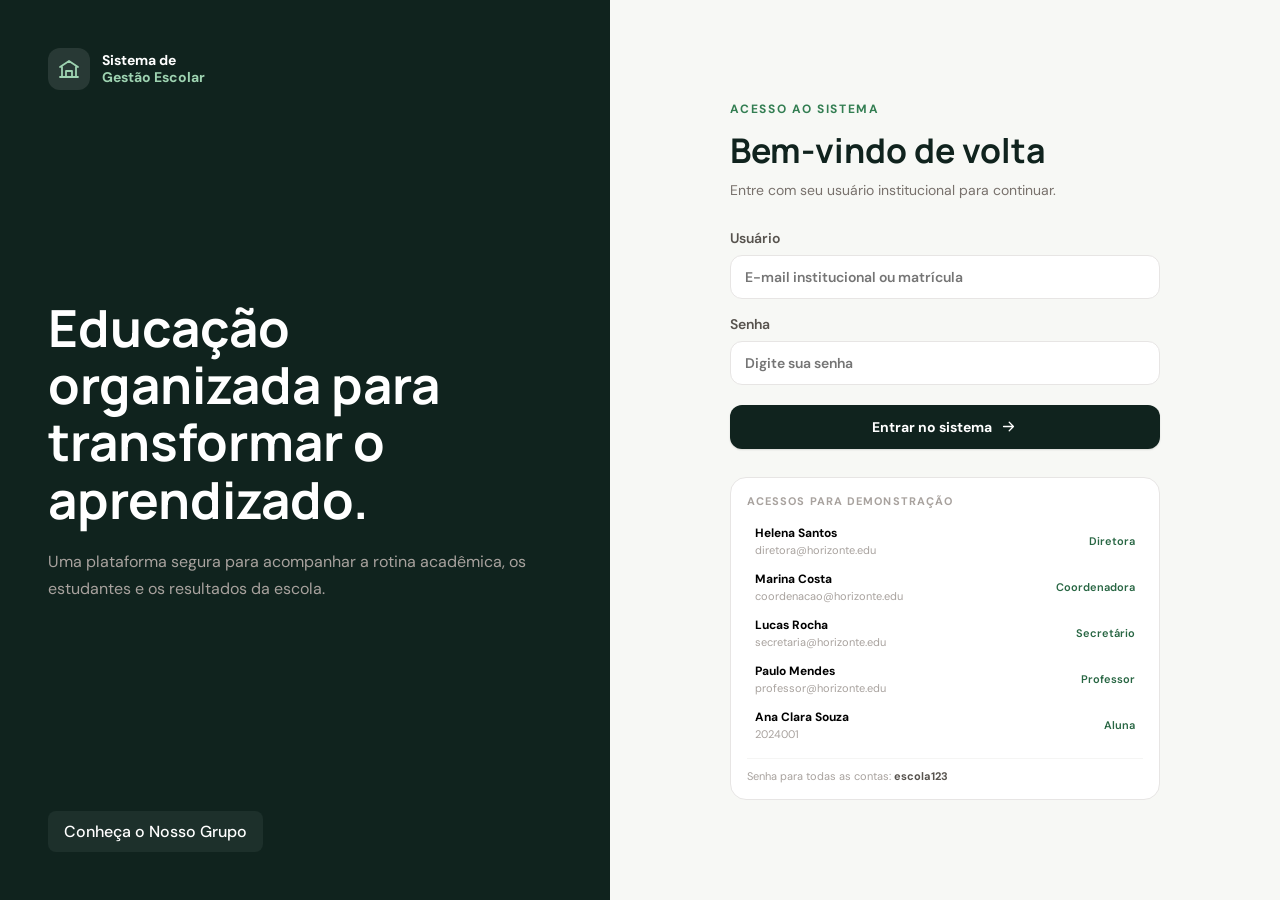
<file: index.html>
<!doctype html>
<html lang="pt-BR">
<head>
  <meta charset="UTF-8" />
  <meta name="viewport" content="width=device-width, initial-scale=1.0"/>
  <meta name="description" content="Sistema de Gestão Escolar"/>
  <title>Sistema de Gestão Escolar</title>
  <link rel="preconnect" href="https://fonts.googleapis.com"/>
  <link rel="preconnect" href="https://fonts.gstatic.com" crossorigin/>
  <link href="https://fonts.googleapis.com/css2?family=DM+Sans:wght@400;500;600;700&family=Manrope:wght@600;700;800&display=swap" rel="stylesheet"/>
  <link rel="stylesheet" href="style.css">
</head>
<body>

  <!-- ══════════════════════════════════════════════════════
       SPRITE DE ÍCONES SVG (oculto, reutilizado em todo o HTML)
  ══════════════════════════════════════════════════════ -->
  <svg class="svg-sprite" aria-hidden="true">
    <symbol id="i-home"     viewBox="0 0 24 24"><path d="M3 10.8 12 3l9 7.8M5.5 9.5V21h13V9.5M9.5 21v-7h5v7"/></symbol>
    <symbol id="i-users"    viewBox="0 0 24 24"><path d="M16 21v-2a4 4 0 0 0-4-4H6a4 4 0 0 0-4 4v2"/><circle cx="9" cy="7" r="4"/><path d="M22 21v-2a4 4 0 0 0-3-3.9M16 3.1a4 4 0 0 1 0 7.8"/></symbol>
    <symbol id="i-class"    viewBox="0 0 24 24"><rect x="3" y="4" width="18" height="16" rx="2"/><path d="M7 8h10M7 12h6M7 16h8"/></symbol>
    <symbol id="i-test"     viewBox="0 0 24 24"><rect x="4" y="5" width="16" height="16" rx="2"/><path d="M9 5h6M9 3v4M15 3v4m-7 6 2 2 5-5M8 18h8"/></symbol>
    <symbol id="i-grade"    viewBox="0 0 24 24"><path d="M4 19.5V5a2 2 0 0 1 2-2h12a2 2 0 0 1 2 2v14.5M8 8h8M8 12h8M8 16h4M2 20h20"/></symbol>
    <symbol id="i-check"    viewBox="0 0 24 24"><circle cx="12" cy="12" r="9"/><path d="m8 12 2.5 2.5L16 9"/></symbol>
    <symbol id="i-chart"    viewBox="0 0 24 24"><path d="M4 20V10M10 20V4M16 20v-7M22 20H2"/></symbol>
    <symbol id="i-school"   viewBox="0 0 24 24"><path d="M3 10 12 4l9 6M5 10v9M19 10v9M3 20h18M9 20v-6h6v6"/></symbol>
    <symbol id="i-search"   viewBox="0 0 24 24"><circle cx="11" cy="11" r="7"/><path d="m20 20-4-4"/></symbol>
    <symbol id="i-plus"     viewBox="0 0 24 24"><path d="M12 5v14M5 12h14"/></symbol>
    <symbol id="i-calendar" viewBox="0 0 24 24"><rect x="3" y="5" width="18" height="16" rx="2"/><path d="M16 3v4M8 3v4M3 10h18"/></symbol>
    <symbol id="i-bell"     viewBox="0 0 24 24"><path d="M18 8a6 6 0 0 0-12 0c0 7-3 7-3 9h18c0-2-3-2-3-9M10 21h4"/></symbol>
    <symbol id="i-arrow"    viewBox="0 0 24 24"><path d="M5 12h14m-6-6 6 6-6 6"/></symbol>
    <symbol id="i-close"    viewBox="0 0 24 24"><path d="m6 6 12 12M18 6 6 18"/></symbol>
    <symbol id="i-logout"   viewBox="0 0 24 24"><path d="m10 17 5-5-5-5M15 12H3M14 3h5a2 2 0 0 1 2 2v14a2 2 0 0 1-2 2h-5"/></symbol>
  </svg>

  <!-- ══════════════════════════════════════════════════════
       TELA 1 — LOGIN
  ══════════════════════════════════════════════════════ -->
  <div id="tela-login">

    <!-- Coluna esquerda: apresentação da marca -->
    <section class="login-brand">
      <div class="brand brand-light">
        <span class="brand-icon">
          <svg class="icon" width="24" height="24" aria-hidden="true"><use href="#i-school"></use></svg>
        </span>
        <span>Sistema de<br><b>Gestão Escolar</b></span>
      </div>

      <div>
        <h1>Educação organizada para transformar o aprendizado.</h1>
        <p>Uma plataforma segura para acompanhar a rotina acadêmica, os estudantes e os resultados da escola.</p>
      </div>
      <a href="SobreNos.html">
        <button id="btnSobreNos">Conheça o Nosso Grupo</button>
      </a>
    </section>

    <!-- Coluna direita: formulário de login -->
    <main class="login-main">
      <div class="login-card">

        <!-- Logo visível apenas no mobile -->
        <div class="mobile-brand brand">
          <span class="brand-icon">
            <svg class="icon" width="22" height="22" aria-hidden="true"><use href="#i-school"></use></svg>
          </span>
          <b>Sistema de Gestão Escolar</b>
        </div>

        <p class="eyebrow">Acesso ao sistema</p>
        <h1>Bem-vindo de volta</h1>
        <p>Entre com seu usuário institucional para continuar.</p>

        <!-- Formulário de login -->
        <form id="login-form">
          <label>
            Usuário
            <input id="username" autocomplete="username" placeholder="E-mail institucional ou matrícula">
          </label>
          <label>
            Senha
            <input id="password" type="password" autocomplete="current-password" placeholder="Digite sua senha">
          </label>
          <!-- Mensagem de erro — aparece via JS -->
          <p class="error" id="login-error" style="display:none"></p>
          <button class="button primary login-button" type="submit">
            Entrar no sistema
            <svg class="icon" width="17" height="17" aria-hidden="true"><use href="#i-arrow"></use></svg>
          </button>
        </form>

        <!-- Contas de demonstração -->
        <div class="demo-box">
          <p class="demo-title">Acessos para demonstração</p>
          <button class="demo-account" data-login="diretora@horizonte.edu">
            <span><b>Helena Santos</b><small>diretora@horizonte.edu</small></span>
            <em>Diretora</em>
          </button>
          <button class="demo-account" data-login="coordenacao@horizonte.edu">
            <span><b>Marina Costa</b><small>coordenacao@horizonte.edu</small></span>
            <em>Coordenadora</em>
          </button>
          <button class="demo-account" data-login="secretaria@horizonte.edu">
            <span><b>Lucas Rocha</b><small>secretaria@horizonte.edu</small></span>
            <em>Secretário</em>
          </button>
          <button class="demo-account" data-login="professor@horizonte.edu">
            <span><b>Paulo Mendes</b><small>professor@horizonte.edu</small></span>
            <em>Professor</em>
          </button>
          <button class="demo-account" data-login="2024001">
            <span><b>Ana Clara Souza</b><small>2024001</small></span>
            <em>Aluna</em>
          </button>
          <p class="demo-password">Senha para todas as contas: <b>escola123</b></p>
        </div>

      </div>
    </main>
  </div><!-- fim #tela-login -->


  <!-- ══════════════════════════════════════════════════════
       TELA 2 — SISTEMA (após o login)
  ══════════════════════════════════════════════════════ -->
  <div id="tela-sistema">

    <!-- Overlay mobile para fechar o menu -->
    <div class="mobile-overlay" id="mobile-overlay"></div>

    <!-- ── SIDEBAR ──────────────────────────────────────── -->
    <aside class="sidebar" id="sidebar">

      <!-- Logotipo -->
      <div class="sidebar-brand brand">
        <span class="brand-icon">
          <svg class="icon" width="22" height="22" aria-hidden="true"><use href="#i-school"></use></svg>
        </span>
        <span>Sistema de<br><b>Gestão Escolar</b></span>
      </div>

      <!-- Navegação — preenchida via JS conforme o perfil -->
      <nav id="sidebar-nav">
        <p class="nav-label">Menu principal</p>
        <!-- os botões de navegação serão inseridos aqui pelo JavaScript -->
      </nav>

      <!-- Usuário logado + botão sair -->
      <div class="user-area">
        <div class="user-card">
          <span class="avatar dark" id="user-initials"></span>
          <span>
            <b id="user-name"></b>
            <small id="user-subtitle"></small>
          </span>
        </div>
        <button class="logout" id="btn-logout">
          <svg class="icon" width="16" height="16" aria-hidden="true"><use href="#i-logout"></use></svg>
          Sair
        </button>
      </div>

    </aside><!-- fim .sidebar -->

    <!-- ── ÁREA DE CONTEÚDO ──────────────────────────────── -->
    <div class="content-shell">

      <!-- Topbar fixa -->
      <header class="topbar">
        <div class="topbar-title">
          <button class="menu-button" id="btn-menu" aria-label="Abrir menu">☰</button>
          <span>
            <!-- <small>Colégio Horizonte</small> -->
            <b id="topbar-page-name"></b>
          </span>
        </div>
        <div class="topbar-actions">
          <span class="date-chip">
            <svg class="icon" width="15" height="15" aria-hidden="true"><use href="#i-calendar"></use></svg>
            <span id="dataAtual">01 de janeiro</span>
          </span>
          <button class="icon-button" aria-label="Notificações">
            <svg class="icon" width="18" height="18" aria-hidden="true"><use href="#i-bell"></use></svg>
            <i></i>
          </button>
        </div>
      </header>

      <!-- Conteúdo da página atual — atualizado via JS -->
      <main class="page-content" id="page-content"></main>

    </div><!-- fim .content-shell -->

    <!-- Modal — inserido via JS quando necessário -->
    <div id="modal-area"></div>

    <!-- ══════════════════════════════════════════════════════
       MODAIS DE TERMOS E COOKIES (Aparência Sequencial Pós-Login)
  ══════════════════════════════════════════════════════ -->
  <div class="modal-backdrop" id="modal-termos-backdrop" style="display: none;">
    
    <!-- MODAL 1: AVISO DE COOKIES -->
    <div class="modal-box" id="modal-cookies" style="display: none;">
      <div class="modal-header">
        <h2>Aviso de cookies</h2>
        <span class="meta-version">Versão <strong>1.0</strong> (03/10/2026)</span>
      </div>
      <div class="modal-body">
        <div class="card-resumo">
          <h3>💡 Em palavras simples</h3>
          <p>Usamos cookies para manter você conectado, lembrar suas preferências e registrar que você viu este aviso. Não usamos cookie de publicidade nem de rastreio de terceiros.</p>
        </div>
        <h4>O que são cookies</h4>
        <p>Cookies são pequenos arquivos que o site guarda no seu navegador para lembrar informações entre uma página e outra.</p>
        <h4>Como controlar</h4>
        <p>Você pode apagar ou bloquear cookies nas configurações do seu navegador. Bloquear os cookies necessários pode impedir o bom funcionamento do sistema.</p>
      </div>
      <div class="modal-footer">
        <button class="button primary" id="btn-aceitar-cookies">Aceitar todos os cookies</button>
      </div>
    </div>

    <!-- MODAL 2: TERMO DE USO E RESPONSABILIDADE -->
    <div class="modal-box" id="modal-uso" style="display: none;">
      <div class="modal-header">
        <h2>Termo de Uso e Responsabilidade</h2>
        <span class="meta-version">Versão <strong>1.0</strong> (03/10/2026)</span>
      </div>
      <div class="modal-body scrollable">
        <div class="card-resumo">
          <h3>💡 Em palavras simples</h3>
          <p>
            Você é responsável pelo que escreve aqui. Não digite senha, cartão, nem dado pessoal de terceiro que o sistema não exija.<br>
            A equipe de TI lê o que você escreve no chamado — é assim que o problema é resolvido.<br>
            Guardamos registro de uso da plataforma. Você pode pedir acesso, correção ou exclusão dos seus dados.
          </p>
        </div>
        
        <h4>1. O que é este sistema</h4>
        <p>A <strong>Central de Serviços</strong> é o sistema interno usado para registrar, acompanhar e resolver pedidos de suporte técnico. Ao usá-lo, você concorda com este termo.</p>

        <h4>2. Quem pode usar</h4>
        <p>O acesso é destinado a funcionários, prestadores e parceiros da escola, identificados por usuário próprio. Você é responsável por manter sua credencial em sigilo.</p>

        <h4>3. A sua responsabilidade sobre o que você envia</h4>
        <p>Tudo que você digita no sistema é de sua responsabilidade. Ao enviar, você declara que:</p>
        <ul>
          <li>tem o direito de compartilhar aquele conteúdo com a equipe;</li>
          <li>não está enviando senha, token, chave de acesso ou número de cartão — <strong>a plataforma nunca pede dados confidenciais</strong>;</li>
          <li>não está enviando dado pessoal de terceiro que o sistema não exija;</li>
          <li>entende que o conteúdo é lido pela equipe responsável.</li>
        </ul>

        <h4>4. Melhoria do produto e Segurança (LGPD)</h4>
        <p>Os registros podem ser usados internamente para estudo e melhoria da plataforma. Em caso de incidentes, seguiremos rigorosamente o previsto na LGPD. Seus direitos de acesso, retificação ou exclusão podem ser solicitados à direção escolar.</p>
      </div>
      
      <div class="modal-footer flex-column">
        <label class="checkbox-label">
          <input type="checkbox" id="check-concordo-termos">
          <span>Declaro que li e concordo com os Termos de Uso e Responsabilidade.</span>
        </label>
        <button class="button primary" id="btn-concluir-termos" disabled>Continuar para o sistema</button>
      </div>
    </div>

  </div>

  </div><!-- fim #tela-sistema -->
  <script src="script.js"></script>

</body>
</html>
</file>
<file: style.css>
:root {
  --canvas:      #f7f8f5;
  --white:       #ffffff;
  --ink:         #10231e;
  --ink-soft:    #2e403b;
  --sage:        #459c68;
  --sage-dark:   #286643;
  --sage-light:  #eef7f2;
  --stone-50:    #fafaf9;
  --stone-100:   #f5f5f4;
  --stone-200:   #e7e5e4;
  --stone-400:   #a8a29e;
  --stone-500:   #78716c;
  --stone-600:   #57534e;
  --rose:        #e11d48;
  --shadow:      0 1px 2px rgb(16 35 30 / 3%), 0 8px 24px rgb(16 35 30 / 4%);
  --radius:      16px;
}

 /* ─── RESET / BASE ───────────────────────────────────── */
*, *::before, *::after { box-sizing: border-box; }
html   { background: var(--canvas); }
body   { margin: 0; min-width: 320px; color: var(--ink); background: var(--canvas);
         font-family: "DM Sans", sans-serif; -webkit-font-smoothing: antialiased; }
button, input, select { font: inherit; }
button { cursor: pointer; }
h1, h2, p { margin: 0; }
h1, h2    { font-family: "Manrope", sans-serif; }

 /* ─── ÍCONES SVG ─────────────────────────────────────── */
.svg-sprite { position: absolute; width: 0; height: 0; overflow: hidden; }
.icon { display: inline-block; flex: none; fill: none; stroke: currentColor;
        stroke-width: 1.8; stroke-linecap: round; stroke-linejoin: round; vertical-align: middle; }

 /* ─── MARCA ──────────────────────────────────────────── */
.brand       { display: flex; align-items: center; gap: 12px; font-size: 14px; font-weight: 700; line-height: 1.2; }
.brand-icon  { display: grid; width: 42px; height: 42px; place-items: center;
               border-radius: 12px; background: var(--ink); color: #9ed3b1; }
.brand-light .brand-icon { background: rgb(255 255 255 / 10%); }
.brand-light b { color: #9ed3b1; }
.eyebrow { margin-bottom: 9px; color: #337e52; font-size: 12px; font-weight: 700;
           letter-spacing: .13em; text-transform: uppercase; }

 /* ══════════════════════════════════════════════════════
   TELA DE LOGIN
══════════════════════════════════════════════════════ */
#tela-login { display: grid; min-height: 100vh; grid-template-columns: 1fr 1.1fr; }

 /* Painel esquerdo (marca) */
.login-brand { display: flex; flex-direction: column; justify-content: space-between;
               padding: 48px; background: var(--ink); color: white; }
.login-brand h1 { max-width: 540px; font-size: clamp(34px, 4vw, 52px); line-height: 1.12; }
.login-brand p  { max-width: 480px; margin-top: 20px; color: var(--stone-400); line-height: 1.7; }
.login-brand small { color: var(--stone-500); }

 /* Painel direito (formulário) */
.login-main { display: flex; align-items: center; justify-content: center; padding: 40px; }
.login-card  { width: 100%; max-width: 430px; }
.login-card > h1         { margin: 10px 0 8px; font-size: 34px; }
.login-card > p:not(.eyebrow) { color: var(--stone-500); font-size: 14px; }
.login-card form { display: grid; gap: 16px; margin-top: 30px; }

 /* Campos de formulário */
label { color: var(--stone-600); font-size: 14px; font-weight: 600; }
input, select { width: 100%; margin-top: 8px; border: 1px solid var(--stone-200);
                border-radius: 12px; outline: none; background: white; color: var(--ink);
                padding: 12px 14px; transition: .2s; }
input:focus, select:focus { border-color: var(--sage); box-shadow: 0 0 0 3px #d9eee2; }
.error { border-radius: 12px; background: #fff1f2; color: #be123c;
         padding: 12px 14px; font-size: 13px; font-weight: 600; }

 /* Botões */
.button { display: inline-flex; align-items: center; justify-content: center; gap: 8px;
          border: 0; border-radius: 12px; padding: 11px 16px; font-size: 14px; font-weight: 700; transition: .2s; }
.button.primary { background: var(--ink); color: white; box-shadow: 0 1px 2px rgb(0 0 0 / 12%); }
.button.primary:hover { background: #1d302b; }
.button.outline { border: 1px solid var(--stone-200); background: white; color: var(--ink); }
.button.ghost   { background: transparent; color: var(--stone-600); }
.button.light   { width: 100%; background: white; color: var(--ink); }
.login-button   { width: 100%; margin-top: 4px; padding: 13px; }

 /* Box de demonstração */
.demo-box     { margin-top: 28px; border: 1px solid var(--stone-200); border-radius: var(--radius);
                background: white; padding: 16px; }
.demo-title   { margin-bottom: 10px; color: var(--stone-400); font-size: 11px; font-weight: 700;
                letter-spacing: .1em; text-transform: uppercase; }
.demo-account { display: flex; width: 100%; align-items: center; justify-content: space-between;
                border: 0; border-radius: 9px; background: transparent; padding: 7px 8px; text-align: left; }
.demo-account:hover { background: var(--stone-50); }
.demo-account b, .demo-account small { display: block; }
.demo-account b { font-size: 12px; }
.demo-account small { margin-top: 2px; color: var(--stone-400); font-size: 11px; }
.demo-account em { color: var(--sage-dark); font-size: 11px; font-style: normal; font-weight: 600; }
.demo-password { margin-top: 10px; border-top: 1px solid var(--stone-100); padding-top: 10px;
                 color: var(--stone-400); font-size: 11px; }
.demo-password b { color: var(--stone-600); }

 /* Logo no mobile */
.mobile-brand { display: none; margin-bottom: 32px; }

 /* ══════════════════════════════════════════════════════
   TELA DO SISTEMA (após login)
══════════════════════════════════════════════════════ */
#tela-sistema { display: none; }   /* ficará visível via JS */

 /* Sidebar */
.sidebar       { position: fixed; z-index: 30; inset: 0 auto 0 0; display: flex; width: 256px;
                 flex-direction: column; border-right: 1px solid var(--stone-200); background: white; }
.sidebar-brand { height: 80px; display: flex; align-items: center;
                 border-bottom: 1px solid var(--stone-100); padding: 0 24px; }
.sidebar nav   { flex: 1; padding: 20px 16px; }
.nav-label { margin: 0 12px 12px; color: var(--stone-400); font-size: 10px; font-weight: 700;
             letter-spacing: .16em; text-transform: uppercase; }
.nav-item  { display: flex; width: 100%; align-items: center; gap: 12px; margin-bottom: 4px;
             border: 0; border-radius: 12px; background: transparent; color: var(--stone-500);
             padding: 11px 12px; font-size: 14px; font-weight: 600; text-align: left; }
.nav-item:hover  { background: var(--stone-50); color: var(--ink); }
.nav-item.active { background: var(--sage-light); color: var(--sage-dark); }
.user-area { border-top: 1px solid var(--stone-100); padding: 16px; }
.user-card { display: flex; align-items: center; gap: 12px; padding: 8px; }
.user-card > span:last-child { min-width: 0; }
.user-card b, .user-card small { display: block; overflow: hidden; text-overflow: ellipsis; white-space: nowrap; }
.user-card b { font-size: 12px; }
.user-card small { margin-top: 2px; color: var(--stone-400); font-size: 11px; }
.logout { display: flex; width: 100%; align-items: center; gap: 8px; border: 0; border-radius: 12px;
          background: transparent; color: var(--rose); padding: 9px 12px; font-size: 12px; }
.logout:hover { background: var(--stone-50); font-weight: 900; }

 /* Shell de conteúdo */
.content-shell { min-height: 100vh; padding-left: 256px; }
.topbar { position: sticky; z-index: 20; top: 0; display: flex; height: 80px; align-items: center;
          justify-content: space-between; border-bottom: 1px solid var(--stone-200);
          background: rgb(247 248 245 / 92%); padding: 0 32px; backdrop-filter: blur(12px); }
.topbar-title, .topbar-title > span, .topbar-actions { display: flex; align-items: center; }
.topbar-title        { gap: 12px; }
.topbar-title > span { align-items: flex-start; flex-direction: column; }
.topbar-title small  { color: var(--stone-400); font-size: 12px; }
.topbar-title b      { margin-top: 3px; font-size: 14px; }
.topbar-actions      { gap: 12px; }
.date-chip   { display: flex; align-items: center; gap: 7px; border: 1px solid var(--stone-200);
               border-radius: 11px; background: white; color: var(--stone-500); padding: 9px 12px;
               font-size: 12px; font-weight: 600; }
.icon-button, .menu-button { display: grid; width: 40px; height: 40px; place-items: center;
                             border: 1px solid var(--stone-200); border-radius: 11px;
                             background: white; color: var(--stone-500); }
.icon-button { position: relative; }
.icon-button i { position: absolute; top: 9px; right: 9px; width: 6px; height: 6px;
                 border-radius: 99px; background: var(--rose); box-shadow: 0 0 0 2px white; }
.menu-button { display: none; }
.page-content { width: 100%; max-width: 1280px; margin: 0 auto; padding: 32px; }

 /* Cabeçalho de página */
.page-header  { display: flex; align-items: flex-end; justify-content: space-between;
                gap: 18px; margin-bottom: 28px; }
.page-header h1 { font-size: 32px; letter-spacing: -.04em; }
.page-description { margin-top: 8px; color: var(--stone-500); font-size: 14px; }
.access-notice { display: flex; align-items: center; gap: 10px; margin: -8px 0 20px;
                 border: 1px solid #d9eee2; border-radius: 12px; background: var(--sage-light);
                 color: var(--sage-dark); padding: 12px 14px; font-size: 13px; }

 /* Cards de estatística */
.stats-grid { display: grid; grid-template-columns: repeat(3, 1fr); gap: 16px; }
.stat-card, .panel, .table-panel, .list-panel {
  border: 1px solid rgb(231 229 228 / 85%); border-radius: var(--radius);
  background: white; box-shadow: var(--shadow); }
.stat-card          { position: relative; display: flex; min-height: 155px;
                      justify-content: space-between; padding: 20px; }
.stat-card p        { color: var(--stone-500); font-size: 14px; }
.stat-card strong   { display: block; margin-top: 12px; font-family: "Manrope"; font-size: 38px; }
.stat-card > small  { position: absolute; bottom: 18px; left: 20px; display: flex;
                      align-items: center; gap: 7px; color: var(--sage-dark); font-size: 11px; font-weight: 600; }
.stat-card > small i { width: 6px; height: 6px; border-radius: 50%; background: var(--sage); }
.soft-icon, .dark-icon { display: grid; width: 44px; height: 44px; place-items: center; border-radius: 12px; }
.soft-icon.green, .tag.green   { background: #eef7f2; color: #286643; }
.soft-icon.blue,  .tag.blue    { background: #f0f9ff; color: #0369a1; }
.soft-icon.yellow,.tag.yellow  { background: #fffbeb; color: #a16207; }
.soft-icon.purple,.tag.purple  { background: #f5f3ff; color: #6d28d9; }

 /* Dashboard grid */
.dashboard-grid        { display: grid; grid-template-columns: 1.45fr 1fr; gap: 20px; margin-top: 20px; }
.dashboard-grid.single { grid-template-columns: 1fr; }
.panel             { padding: 24px; }
.panel-title       { display: flex; align-items: center; justify-content: space-between; margin-bottom: 20px; }
.panel-title b     { display: block; font-family: "Manrope"; font-size: 17px; }
.panel-title small { display: block; margin-top: 5px; color: var(--stone-400); font-size: 11px; }
.event            { display: flex; align-items: center; gap: 14px; border-radius: 12px; padding: 10px; }
.event:hover      { background: var(--stone-50); }
.date-box         { display: grid; width: 44px; height: 44px; flex: none; place-items: center;
                    border-radius: 11px; background: var(--stone-100); line-height: 1; }
.date-box small   { color: var(--stone-400); font-size: 9px; font-weight: 700; }
.date-box b       { font-size: 14px; }
.event > span:nth-child(2)       { min-width: 0; flex: 1; }
.event > span:nth-child(2) b,
.event > span:nth-child(2) small { display: block; }
.event > span:nth-child(2) b     { overflow: hidden; font-size: 13px; text-overflow: ellipsis; white-space: nowrap; }
.event > span:nth-child(2) small { margin-top: 4px; color: var(--stone-500); font-size: 11px; }
.tag { border-radius: 99px; padding: 5px 9px; font-size: 10px; font-style: normal; font-weight: 700; }
.attendance-summary { border-radius: var(--radius); background: var(--ink); color: white; padding: 24px; box-shadow: var(--shadow); }
.attendance-summary .panel-title small { color: var(--stone-400); }
.dark-icon   { background: rgb(255 255 255 / 10%); color: #9ed3b1; }
.big-number  { display: flex; align-items: flex-end; gap: 10px; margin: 26px 0; }
.big-number strong { font-family: "Manrope"; font-size: 48px; line-height: 1; }
.big-number span   { margin-bottom: 4px; color: var(--stone-400); font-size: 13px; }
.progress   { height: 8px; overflow: hidden; border-radius: 99px; background: rgb(255 255 255 / 10%); }
.progress i { display: block; height: 100%; border-radius: 99px; background: #6eb98a; }
.summary-row   { display: flex; justify-content: space-between; margin: 18px 0 22px;
                 color: var(--stone-400); font-size: 11px; }
.summary-row b { color: white; }

 /* Tabela de alunos */
.table-tools { border-bottom: 1px solid var(--stone-100); padding: 16px; }
.search { display: flex; max-width: 430px; align-items: center; gap: 10px; border-radius: 11px;
          background: var(--stone-50); color: var(--stone-400); padding: 0 13px; }
.search input { margin: 0; border: 0; background: transparent; padding: 11px 0; box-shadow: none; }
.table-scroll { overflow-x: auto; }
table  { width: 100%; border-collapse: collapse; text-align: left; font-size: 13px; }
th     { background: rgb(250 250 249 / 75%); color: var(--stone-400); padding: 13px 20px;
         font-size: 10px; letter-spacing: .08em; text-transform: uppercase; }
td     { border-top: 1px solid var(--stone-100); color: var(--stone-500); padding: 14px 20px; }
tr:hover td { background: rgb(250 250 249 / 60%); }
.person { display: flex; align-items: center; gap: 11px; color: var(--ink); }
.avatar { display: grid; width: 36px; height: 36px; flex: none; place-items: center;
          border-radius: 50%; font-size: 11px; font-weight: 700; }
.avatar.dark   { background: var(--ink); color: white; }
.avatar.green  { background: #d9eee2; color: #286643; }
.avatar.blue   { background: #e0f2fe; color: #0369a1; }
.avatar.yellow { background: #fef3c7; color: #a16207; }
.avatar.purple { background: #ede9fe; color: #6d28d9; }
.avatar.pink   { background: #ffe4e6; color: #be123c; }
.avatar.orange { background: #ffedd5; color: #c2410c; }
.pill        { border-radius: 99px; background: var(--stone-100); padding: 5px 9px; font-size: 11px; font-weight: 600; }
.right       { text-align: right; }
.text-button { display: inline-flex; align-items: center; gap: 5px; border: 0; background: transparent;
               color: var(--stone-500); font-size: 12px; font-weight: 600; }
.empty { padding: 40px; color: var(--stone-500); text-align: center; }

 /* Turmas */
.class-grid { display: grid; grid-template-columns: repeat(2, 1fr); gap: 16px; }
.class-card { overflow: hidden; border: 1px solid var(--stone-200); border-top: 7px solid var(--sage);
              border-radius: var(--radius); background: white; box-shadow: var(--shadow); }
.class-card.blue   { border-top-color: #0ea5e9; }
.class-card.yellow { border-top-color: #eab308; }
.class-card.purple { border-top-color: #8b5cf6; }
.class-card-body   { padding: 20px; }
.card-heading      { display: flex; justify-content: space-between; }
.card-heading h2   { font-size: 20px; }
.card-heading small { display: block; margin-top: 5px; color: var(--stone-400); font-size: 10px;
                      font-weight: 700; letter-spacing: .1em; text-transform: uppercase; }
.class-data { display: grid; grid-template-columns: 1fr 1fr; gap: 12px; margin: 20px 0;
              border-radius: 12px; background: var(--stone-50); padding: 15px; }
.class-data small, .class-data b { display: block; }
.class-data small { color: var(--stone-400); font-size: 10px; }
.class-data b     { margin-top: 5px; font-size: 12px; }
.class-card .button { width: 100%; }

 /* Avaliações */
.evaluation-list { display: grid; gap: 12px; }
.evaluation { display: flex; align-items: center; gap: 18px; border: 1px solid var(--stone-200);
              border-radius: var(--radius); background: white; padding: 18px 20px; box-shadow: var(--shadow); }
.evaluation-name { min-width: 0; flex: 1; }
.evaluation span:not(.soft-icon) small,
.evaluation span:not(.soft-icon) b { display: block; }
.evaluation span:not(.soft-icon) small { margin-top: 4px; color: var(--stone-400); font-size: 11px; }
.evaluation > span:not(.soft-icon):not(.evaluation-name) { min-width: 130px; }
.evaluation > span:not(.soft-icon):not(.evaluation-name) b { display: flex; align-items: center;
                                                              gap: 5px; margin-top: 5px; font-size: 12px; }
.evaluation-name b { font-size: 14px; }

 /* Notas / Frequência */
.filters { display: flex; gap: 16px; margin-bottom: 20px; border: 1px solid var(--stone-200);
           border-radius: var(--radius); background: white; padding: 20px; box-shadow: var(--shadow); }
.filters label { min-width: 220px; }
.list-panel    { overflow: hidden; }
.list-heading  { display: flex; align-items: center; justify-content: space-between;
                 border-bottom: 1px solid var(--stone-100); padding: 16px 20px; }
.list-heading b, .list-heading small { display: block; }
.list-heading small { margin-top: 3px; color: var(--stone-500); font-size: 11px; }
.status { border-radius: 99px; background: var(--sage-light); color: var(--sage-dark);
          padding: 6px 10px; font-size: 11px; font-style: normal; font-weight: 700; }
.student-row { display: flex; align-items: center; gap: 14px; border-top: 1px solid var(--stone-100);
               padding: 15px 20px; }
.student-row:first-child { border-top: 0; }
.student-name b, .student-name small { display: block; }
.student-name { min-width: 0; flex: 1; }
.student-name b     { font-size: 13px; }
.student-name small { margin-top: 3px; color: var(--stone-400); font-size: 11px; }
.grade-field { display: flex; align-items: center; gap: 8px; color: var(--stone-500); font-size: 11px; }
.grade-field input { width: 80px; margin: 0; padding: 9px; text-align: center; }
.student-grade { text-align: right; }
.student-grade small, .student-grade b { display: block; }
.student-grade small { color: var(--stone-400); font-size: 10px; }
.student-grade b     { margin-top: 4px; color: var(--sage-dark); font-family: "Manrope"; font-size: 20px; }
.attendance-toggle { display: flex; border-radius: 11px; background: var(--stone-100); padding: 4px; }
.attendance-toggle button { border: 0; border-radius: 8px; background: transparent;
                            color: var(--stone-500); padding: 8px 13px; font-size: 11px; font-weight: 700; }
.attendance-toggle button.active { background: white; box-shadow: 0 1px 3px rgb(0 0 0 / 8%); }
.attendance-toggle button.present { color: var(--sage-dark); }
.attendance-toggle button.absent  { color: var(--rose); }
.presence         { border-radius: 99px; padding: 6px 11px; font-size: 11px; font-weight: 700; }
.presence.present { background: var(--sage-light); color: var(--sage-dark); }
.presence.absent  { background: #fff1f2; color: #be123c; }

 /* Desempenho */
.header-select   { min-width: 200px; }
.performance-grid { display: grid; grid-template-columns: 1.35fr 1fr; gap: 20px; margin-top: 20px; }
.bars > div > span { display: flex; justify-content: space-between; margin-bottom: 8px; font-size: 12px; }
.bars > div > div  { height: 9px; overflow: hidden; border-radius: 99px; background: var(--stone-100); }
.bars i  { display: block; height: 100%; border-radius: 99px; background: var(--sage); }
.bars    { display: grid; gap: 20px; }
.result-list         { display: grid; gap: 15px; }
.result-list > div   { display: flex; align-items: center; gap: 12px; }
.result-list > div > span:nth-child(2) { min-width: 0; flex: 1; }
.result-list b, .result-list small     { display: block; }
.result-list b      { font-size: 12px; }
.result-list small  { margin-top: 3px; color: var(--stone-400); font-size: 10px; }
.result-list > div > strong { font-family: "Manrope"; font-size: 18px; }

 /* Modal */
.modal-backdrop { position: fixed; z-index: 60; inset: 0; display: flex; align-items: center;
                  justify-content: center; background: rgb(16 35 30 / 42%); padding: 20px;
                  backdrop-filter: blur(3px); }
.modal          { display: grid; width: 100%; max-width: 520px; gap: 16px; border-radius: 24px;
                  background: white; padding: 28px; box-shadow: 0 24px 70px rgb(0 0 0 / 20%); }
.modal-title    { display: flex; align-items: flex-start; justify-content: space-between; margin-bottom: 4px; }
.modal-title h2 { font-size: 24px; }
.modal-title p:not(.eyebrow) { margin-top: 5px; color: var(--stone-500); font-size: 13px; }
.modal-actions  { display: flex; justify-content: flex-end; gap: 10px; margin-top: 8px; }
.form-grid, .detail-grid { display: grid; grid-template-columns: 1fr 1fr; gap: 14px; }
.detail-grid span  { border-radius: 12px; background: var(--stone-50); padding: 15px; }
.detail-grid small, .detail-grid b { display: block; }
.detail-grid small { color: var(--stone-400); font-size: 10px; }
.detail-grid b     { margin-top: 6px; font-size: 13px; }
.detail-line   { display: flex; justify-content: space-between; margin-top: 4px;
                 border: 1px solid var(--stone-200); border-radius: 12px; padding: 14px; font-size: 13px; }
.detail-line b { color: var(--sage-dark); }

 /* Overlay mobile */
.mobile-overlay { display: none; }

#btnSobreNos {
  background-color: #1d302b;
  color: #ffffff; /* Boa prática: Garanta que a cor do texto contraste com o fundo */
  padding: 10px 16px; /* Geralmente é melhor usar px, rem ou em para padding de botões */
  border: none;
  border-radius: 8px;
  font-size: 1rem;
  font-weight: 500;
  cursor: pointer; /* Mostra a mãozinha indicando que é clicável */
  transition: background-color 0.2s ease-in-out; /* Transição suave para o hover */
}

#btnSobreNos:hover {
  background-color: #286643;
}

 /* ─── RESPONSIVIDADE ─────────────────────────────────── */
@media (max-width: 670px) {
  #tela-login { display: block; }
  .login-brand  { display: none; }
  .login-main   { min-height: 100vh; }
  .mobile-brand { display: flex; }
  .sidebar { transform: translateX(-100%); transition: transform .25s; }
  .menu-open .sidebar { transform: translateX(0); }
  .mobile-overlay { position: fixed; z-index: 25; inset: 0; background: rgb(16 35 30 / 35%); }
  .menu-open .mobile-overlay { display: block; }
  .content-shell   { padding-left: 0; }
  .menu-button     { display: grid; }
  .stats-grid      { grid-template-columns: 1fr 1fr; }
  .dashboard-grid, .performance-grid { grid-template-columns: 1fr; }
  main{width: 100vw;}
}

 @media (max-width: 640px) {
  .login-main, .page-content { padding: 20px; }
  .login-card > h1 { font-size: 28px; }
  .topbar  { height: 70px; padding: 0 16px; }
  .date-chip { display: none; }
  .page-header { align-items: stretch; flex-direction: column; }
  .page-header h1 { font-size: 28px; }
  .page-header > .button { width: 100%; }
  .stats-grid, .class-grid { grid-template-columns: 1fr; }
  .evaluation { align-items: flex-start; flex-wrap: wrap; }
  .evaluation-name { flex-basis: calc(100% - 70px); }
  .evaluation > span:not(.soft-icon):not(.evaluation-name) { min-width: 120px; }
  .filters { flex-direction: column; }
  .filters label { min-width: 0; }
  .student-row { align-items: flex-start; flex-wrap: wrap; }
  .attendance-toggle { width: 100%; margin-left: 50px; }
  .attendance-toggle button { flex: 1; }
  .tag { display: none; }
  .form-grid, .detail-grid { grid-template-columns: 1fr; }
}

/* Estilos para os Modais Sequenciais de Termos */
.modal-backdrop {
  position: fixed;
  top: 0;
  left: 0;
  width: 100vw;
  height: 100vh;
  background: rgba(15, 23, 42, 0.75);
  backdrop-filter: blur(4px);
  z-index: 9999;
  display: flex;
  align-items: center;
  justify-content: center;
  padding: 20px;
}

.modal-box {
  background: #ffffff;
  width: 100%;
  max-width: 600px;
  border-radius: 16px;
  box-shadow: 0 20px 25px -5px rgba(0, 0, 0, 0.1), 0 10px 10px -5px rgba(0, 0, 0, 0.04);
  display: flex;
  flex-direction: column;
  max-height: 85vh;
  animation: modalScaleUp 0.3s ease-out forwards;
}

@keyframes modalScaleUp {
  from { opacity: 0; transform: scale(0.95); }
  to { opacity: 1; transform: scale(1); }
}

.modal-header {
  padding: 20px 24px;
  border-bottom: 1px solid #e2e8f0;
  display: flex;
  justify-content: space-between;
  align-items: center;
}

.modal-header h2 {
  font-size: 1.25rem;
  margin: 0;
  color: #0f172a;
}

.meta-version {
  font-size: 0.8rem;
  color: #64748b;
}

.modal-body {
  padding: 24px;
  overflow-y: auto;
  font-size: 0.95rem;
  color: #334155;
  line-height: 1.6;
}

.modal-body.scrollable {
  max-height: 400px;
}

.modal-body h4 {
  font-size: 1rem;
  color: #1e293b;
  margin-top: 16px;
  margin-bottom: 6px;
}

.modal-body ul {
  padding-left: 20px;
  margin-bottom: 12px;
}

.card-resumo {
  background: #f8fafc;
  border: 1px solid #e2e8f0;
  border-radius: 8px;
  padding: 16px;
  margin-bottom: 16px;
}

.card-resumo h3 {
  font-size: 0.95rem;
  margin-top: 0;
  margin-bottom: 8px;
  color: #0f172a;
}

.modal-footer {
  padding: 16px 24px;
  border-top: 1px solid #e2e8f0;
  display: flex;
  justify-content: flex-end;
  background: #f8fafc;
  border-bottom-left-radius: 16px;
  border-bottom-right-radius: 16px;
}

.modal-footer.flex-column {
  flex-direction: column;
  align-items: stretch;
  gap: 14px;
}

.checkbox-label {
  display: flex;
  align-items: center;
  gap: 10px;
  font-size: 0.9rem;
  color: #334155;
  cursor: pointer;
  user-select: none;
}

.checkbox-label input[type="checkbox"] {
  width: 18px;
  height: 18px;
  cursor: pointer;
}

/* Estado desativado do botão principal */
.modal-footer button:disabled {
  background: #cbd5e1;
  border-color: #cbd5e1;
  color: #64748b;
  cursor: not-allowed;
  opacity: 0.7;
}

#btn-reset-termos-teste:hover {
  background: rgba(239, 68, 68, 0.2) !important;
  color: #dc2626 !important;
}
</file>
